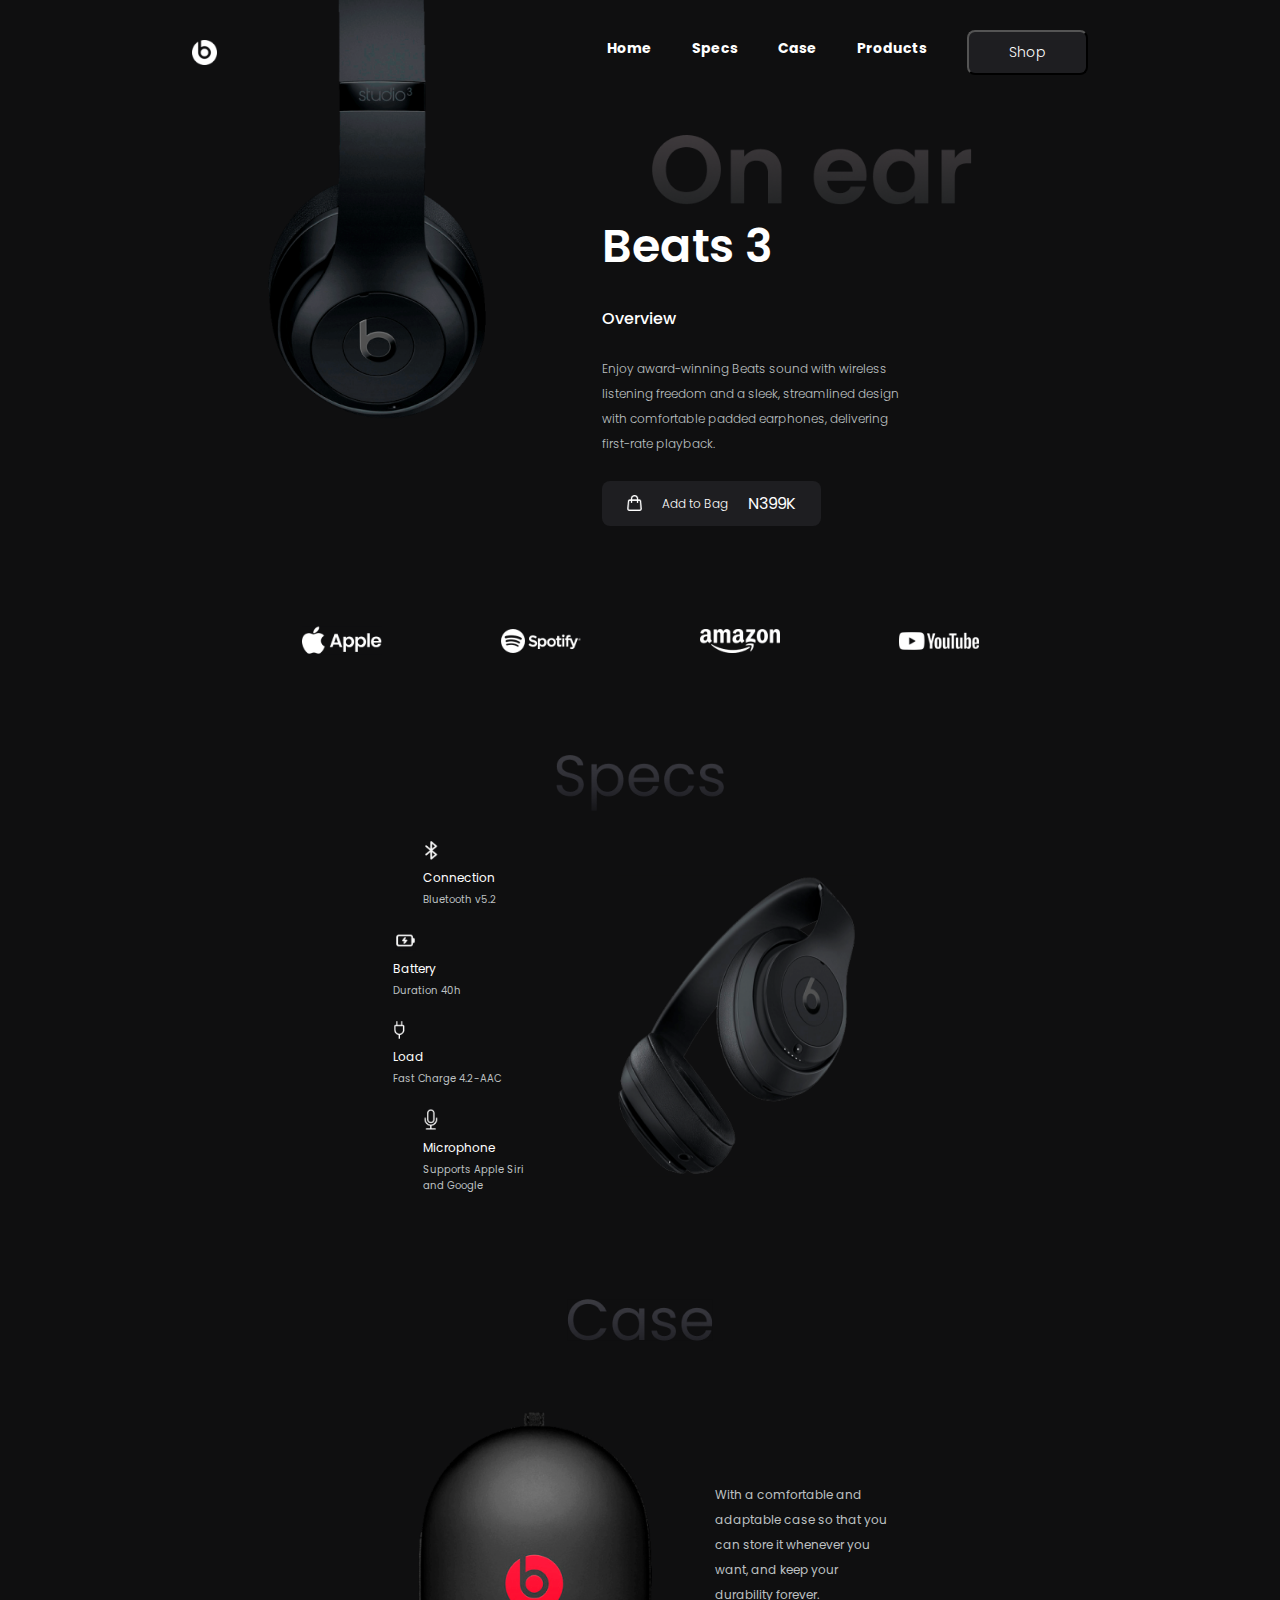
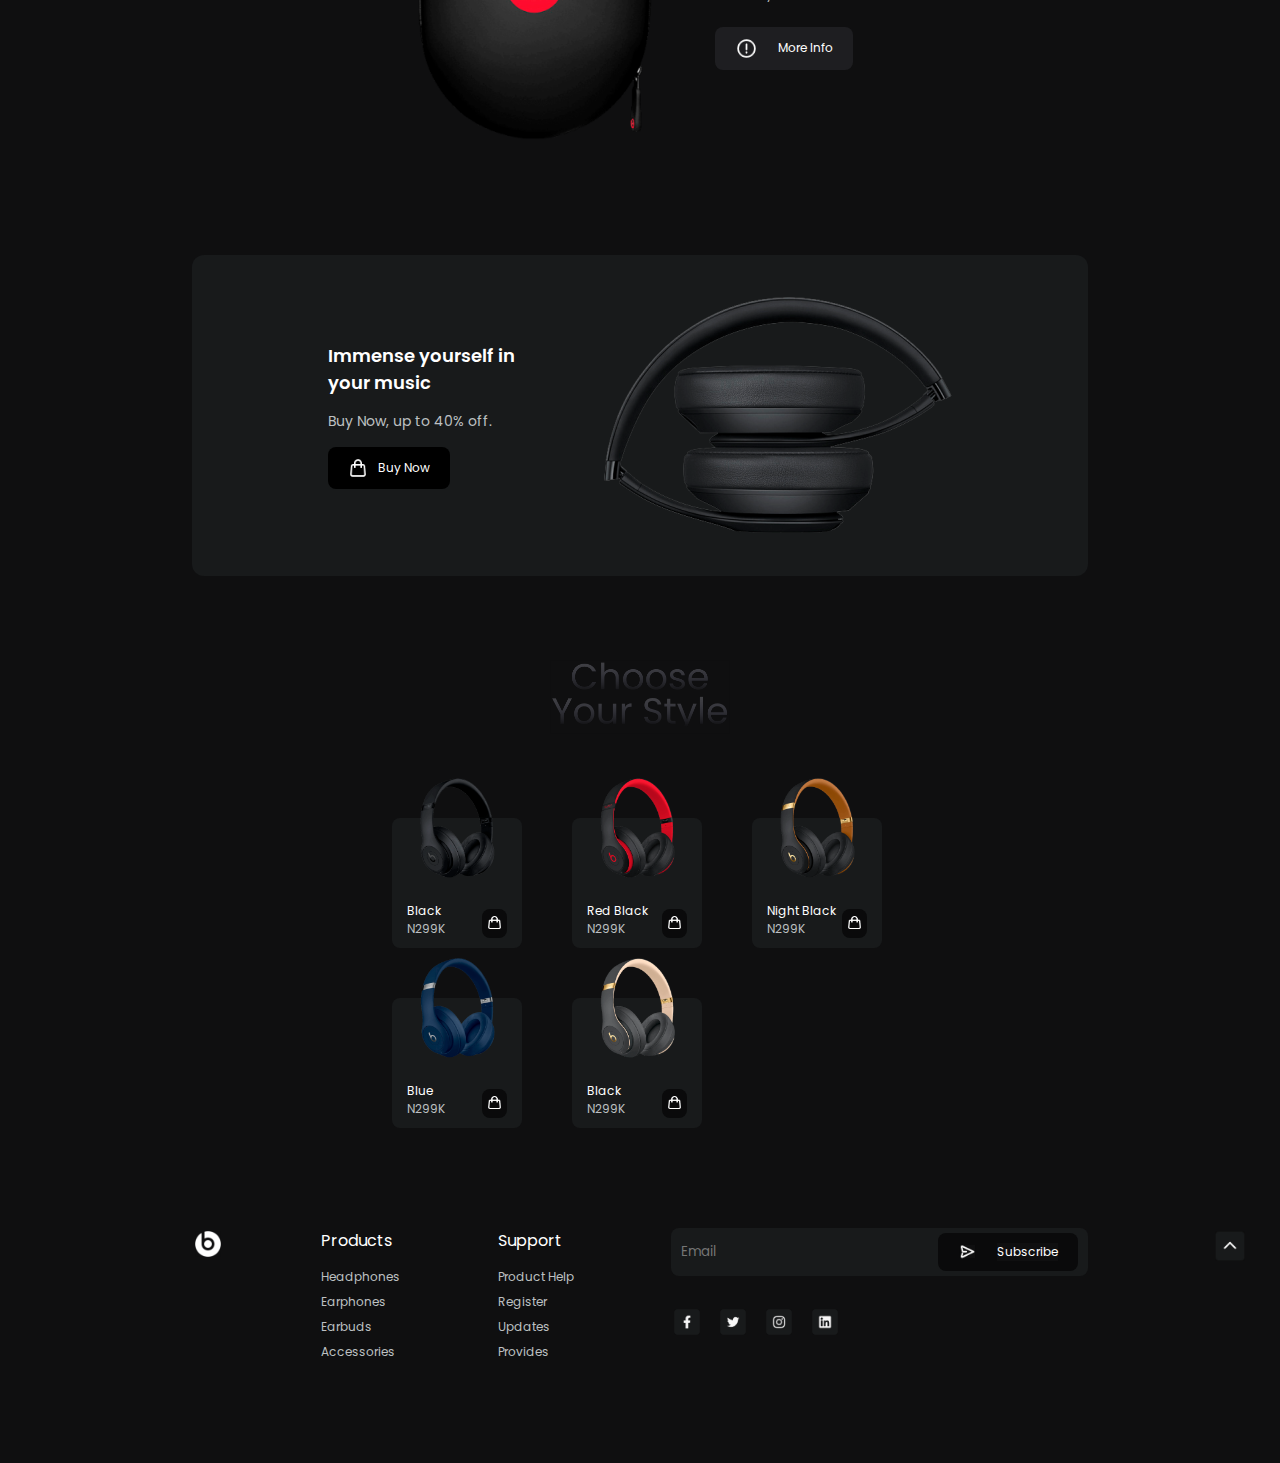
<file: 11-Feb-project-pw-main/Beats/index.html>
<!DOCTYPE html>
<html lang="en">
  <head>
    <meta charset="UTF-8" />
    <meta http-equiv="X-UA-Compatible" content="IE=edge" />
    <meta name="viewport" content="width=device-width, initial-scale=1.0" />
    <title>Beats Landing Page</title>

    <!-- adding the css file -->
    <link rel="stylesheet" href="./style.css" />

    <!-- adding the poppins font -->
    <link rel="preconnect" href="https://fonts.googleapis.com" />
    <link rel="preconnect" href="https://fonts.gstatic.com" crossorigin />
    <link
      href="https://fonts.googleapis.com/css2?family=Poppins:wght@200;300;400;500;600;700;800;900&display=swap"
      rel="stylesheet"
    />
  </head>

  <body>
    <!-- creating the navigation menu -->
    <nav>
      <img src="./Photo/beatsLogo.png" alt="logo" />

      <div class="nav-right-section">
        <ul>
          <li><a href="#">Home</a></li>
          <li><a href="#">Specs</a></li>
          <li><a href="#">Case</a></li>
          <li><a href="#">Products</a></li>
        </ul>
        <button>Shop</button>
      </div>
    </nav>

    <!-- creating the main landing page -->
    <main>
      <img class="mainImg" src="./Photo/mainImage.png" alt="main image" />
      <div class="main">
        <img class="onEarImg" src="./Photo/onEar.png" alt="on ear logo" />
        <h1>Beats 3</h1>
        <h4>Overview</h4>
        <p>
          Enjoy award-winning Beats sound with wireless listening freedom and a
          sleek, streamlined design with comfortable padded earphones,
          delivering first-rate playback.
        </p>
        <div class="shopping-bag-section">
          <img src="./icon/shoppingBag.png" alt="shopping bag" />
          <p>Add to Bag</p>
          <span>N399K</span>
        </div>
      </div>
    </main>

    <!-- section for adding social media icons -->
    <section class="social-media-section">
      <img src="./Photo/appleLogo.png" alt="apple logo" />
      <img src="./Photo/spotifyLogo.png" alt="spotify logo" />
      <img src="./Photo/amazonLogo.png" alt="amazon logo" />
      <img src="./Photo/youtubeLogo.png" alt="youtube logo" />
    </section>

    <!-- creating a new specification section -->
    <section class="specification">
      <!-- adding the specs logo -->
      <img
        class="specification-logo"
        src="./icon/specsLogo.png"
        alt="specs logo"
      />

      <div class="specification-list">
        <!-- creating a division for holding all the specifications -->
        <div class="specification-list-items">
          <!-- creating a division for each specifications -->
          <div>
            <img src="./icon/bluetooth.png" alt="bluetooth" />
            <p>Connection</p>
            <p>Bluetooth v5.2</p>
          </div>

          <div>
            <img src="./icon/battery.png" alt="battery" />
            <p>Battery</p>
            <p>Duration 40h</p>
          </div>

          <div>
            <img src="./icon/charger.png" alt="charger" />
            <p>Load</p>
            <p>Fast Charge 4.2-AAC</p>
          </div>

          <div>
            <img src="./icon/mic.png" alt="mic" />
            <p>Microphone</p>
            <p>Supports Apple Siri and Google</p>
          </div>
        </div>

        <!-- adding an image with respect to the specification -->
        <img
          src="./Photo/specsImage.png"
          alt="specification headphone image"
        />
      </div>
    </section>

    <!-- creating a case section -->
    <section class="case">
      <!-- adding the case logo here -->
      <img class="case-logo" src="./icon/caseLogo.png" alt="case logo" />

      <!-- creating a new division to wrap all case items -->
      <div class="case-item">
        <img
          class="case-item-img"
          src="./Photo/caseImage.png"
          alt="case image"
        />

        <div>
          <p>
            With a comfortable and adaptable case so that you can store it
            whenever you want, and keep your durability forever.
          </p>
          <p>
            <img src="./icon/group.png" alt="group" />
            More Info
          </p>
        </div>
      </div>
    </section>

    <!-- section to allow user to buy a product -->
    <section class="buy-product">
      <div>
        <h3>Immense yourself in your music</h3>
        <p>Buy Now, up to 40% off.</p>
        <div>
          <img src="./icon/shoppingBag.png" alt="shopping bag" />
          <p>Buy Now</p>
        </div>
      </div>

      <img src="./Photo/buyNowSectionImage.png" alt="buy now" />
    </section>

    <!-- creating a product section to display the items -->
    <section class="product">
      <!-- adding the choose style logo -->
      <img class="product-logo" src="./icon/productLogo.png" alt="logo" />

      <!-- creating a new division for adding all the products to showcase to user -->
      <div class="product-items">
        <!-- creating card for product -->
        <div class="product-card">
          <img class="product-img" src="./Photo/black.png" alt="black" />
          <div class="product-info">
            <p>
              Black <br />
              <span>N299K</span>
            </p>

            <div>
              <img src="./icon/shoppingBag.png" alt="shopping bag" />
            </div>
          </div>
        </div>

        <!-- creating card for product -->
        <div class="product-card">
          <img
            class="product-img"
            src="./Photo/redBlack.png"
            alt="red black"
          />
          <div class="product-info">
            <p>
              Red Black <br />
              <span>N299K</span>
            </p>

            <div>
              <img src="./icon/shoppingBag.png" alt="shopping bag" />
            </div>
          </div>
        </div>

        <!-- creating card for product -->
        <div class="product-card">
          <img
            class="product-img"
            src="./Photo/nightBlack.png"
            alt="Night Black"
          />
          <div class="product-info">
            <p>
              Night Black <br />
              <span>N299K</span>
            </p>

            <div>
              <img src="./icon/shoppingBag.png" alt="shopping bag" />
            </div>
          </div>
        </div>

        <!-- creating card for product -->
        <div class="product-card">
          <img class="product-img" src="./Photo/blue.png" alt="blue" />
          <div class="product-info">
            <p>
              Blue <br />
              <span>N299K</span>
            </p>

            <div>
              <img src="./icon/shoppingBag.png" alt="shopping bag" />
            </div>
          </div>
        </div>

        <!-- creating card for product -->
        <div class="product-card">
          <img
            class="product-img"
            src="./Photo/twilightGray.png"
            alt="twilight"
          />
          <div class="product-info">
            <p>
              Black <br />
              <span>N299K</span>
            </p>

            <div>
              <img src="./icon/shoppingBag.png" alt="shopping bag" />
            </div>
          </div>
        </div>
      </div>
    </section>

    <!-- designing the footer area of the website -->
    <footer>
      <img class="footer-logo" src="./Photo/beatsLogo.png" alt="logo" />

      <!-- creating the product navigation menu -->
      <ul>
        <li><a href="#">Products</a></li>
        <li><a href="#">Headphones</a></li>
        <li><a href="#">Earphones</a></li>
        <li><a href="#">Earbuds</a></li>
        <li><a href="#">Accessories</a></li>
      </ul>

      <!-- creating the support navigation menu -->
      <ul>
        <li><a href="#">Support</a></li>
        <li><a href="#">Product Help</a></li>
        <li><a href="#">Register</a></li>
        <li><a href="#">Updates</a></li>
        <li><a href="#">Provides</a></li>
      </ul>

      <!-- adding subscribe and social media icon buttons -->
      <div class="footer-subscription">
        <!-- adding the division for subscribe -->
        <div>
          <input type="email" placeholder="Email" />
          <div class="subscribe-button">
            <img src="./icon/rightArrow.png" alt="rightArrow" />
            <p>Subscribe</p>
          </div>
        </div>

        <!-- social media icons -->
        <div>
          <img src="./icon/facebook.png" alt="facebook" />
          <img src="./icon/twitter.png" alt="twitter" />
          <img src="./icon/instagram.png" alt="instagram" />
          <img src="./icon/linkedin.png" alt="linkedin" />
        </div>
      </div>

      <!-- adding top arrow for icon for moving the page to top -->
      <img class="arrow-up" src="icon/upArrow.png" alt="upArrow" />
    </footer>
  </body>
</html>
</file>
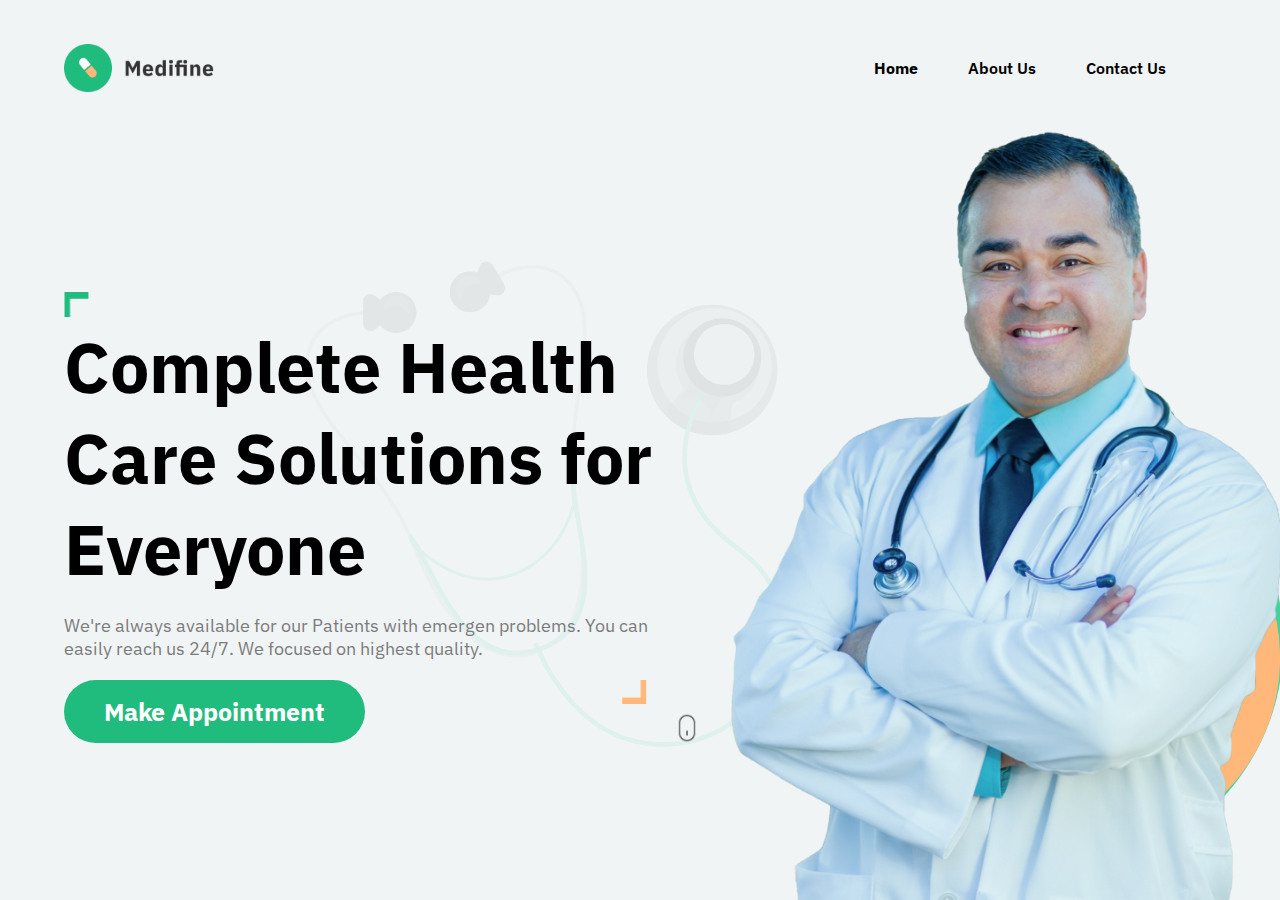
<file: 11-Feb-project-pw-main/multi page site/index.html>
<!DOCTYPE html>
<html lang="en">
  <head>
    <meta charset="UTF-8" />
    <meta http-equiv="X-UA-Compatible" content="IE=edge" />
    <meta name="viewport" content="width=device-width, initial-scale=1.0" />
    <title>Hospital Page</title>

    <link rel="preconnect" href="https://fonts.googleapis.com" />
    <link rel="preconnect" href="https://fonts.gstatic.com" crossorigin />
    <link
      href="https://fonts.googleapis.com/css2?family=IBM+Plex+Sans:wght@200;300;400;500;600;700&family=Poppins:wght@200;300;400;500;600;700;800;900&display=swap"
      rel="stylesheet"
    />

    <link rel="stylesheet" href="./style.css" />
  </head>

  <body>
    <!-- creating the navigation menu -->
    <nav>
      <img src="./images/logo.png" alt="logo" />
      <a href="/"></a>
      <ul>
        <li><a href="/">Home</a></li>
        <li><a href="./about/about.html">About Us</a></li>
        <li><a href="./contact/contact.html">Contact Us</a></li>
      </ul>
    </nav>

    <main>
      <!-- creating the left section -->
      <section class="leftSection">
        <img class="topAngle" src="./images/topAngle.png" alt="topAngle" />
        <h1>Complete Health Care Solutions for Everyone</h1>
        <p>
          We're always available for our Patients with emergen problems. You can
          easily reach us 24/7. We focused on highest quality.
        </p>
        <img
          class="bottomAngle"
          src="./images/bottomAngle.png"
          alt="bottomAngle"
        />
        <img
          class="stethoscope"
          src="./images/stethoscope.png"
          alt="stethoscope"
        />
        <button>Make Appointment</button>
        <img class="mouse" src="./images/mouse.png" alt="mouse" />
      </section>

      <!-- creating the right section -->
      <section class="rightSection">
        <img class="greenBox" src="./images/greenBox.png" alt="greenBox" />
        <img class="yellowBox" src="./images/yellowBox.png" alt="yellowBox" />
        <img class="doctor" src="./images/doctor.png" alt="doctor" />
      </section>
    </main>
  </body>
</html>
</file>
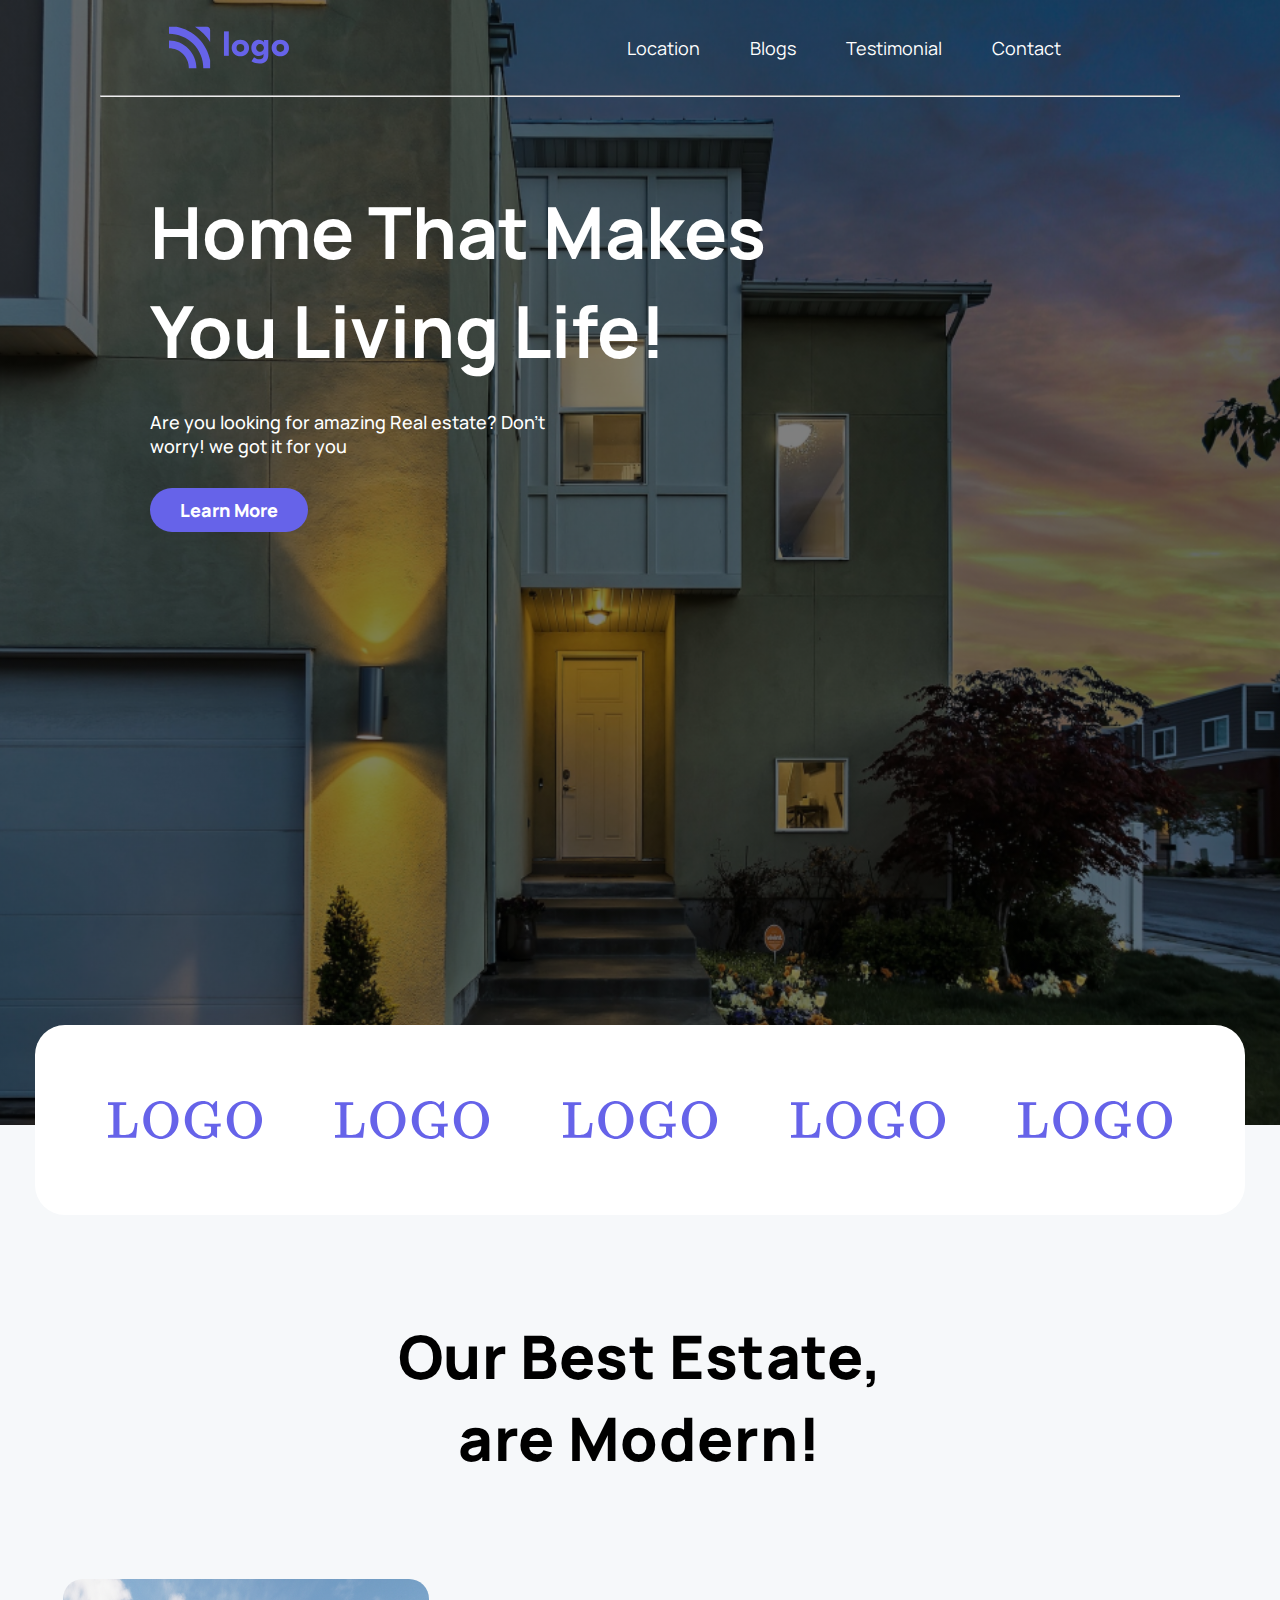
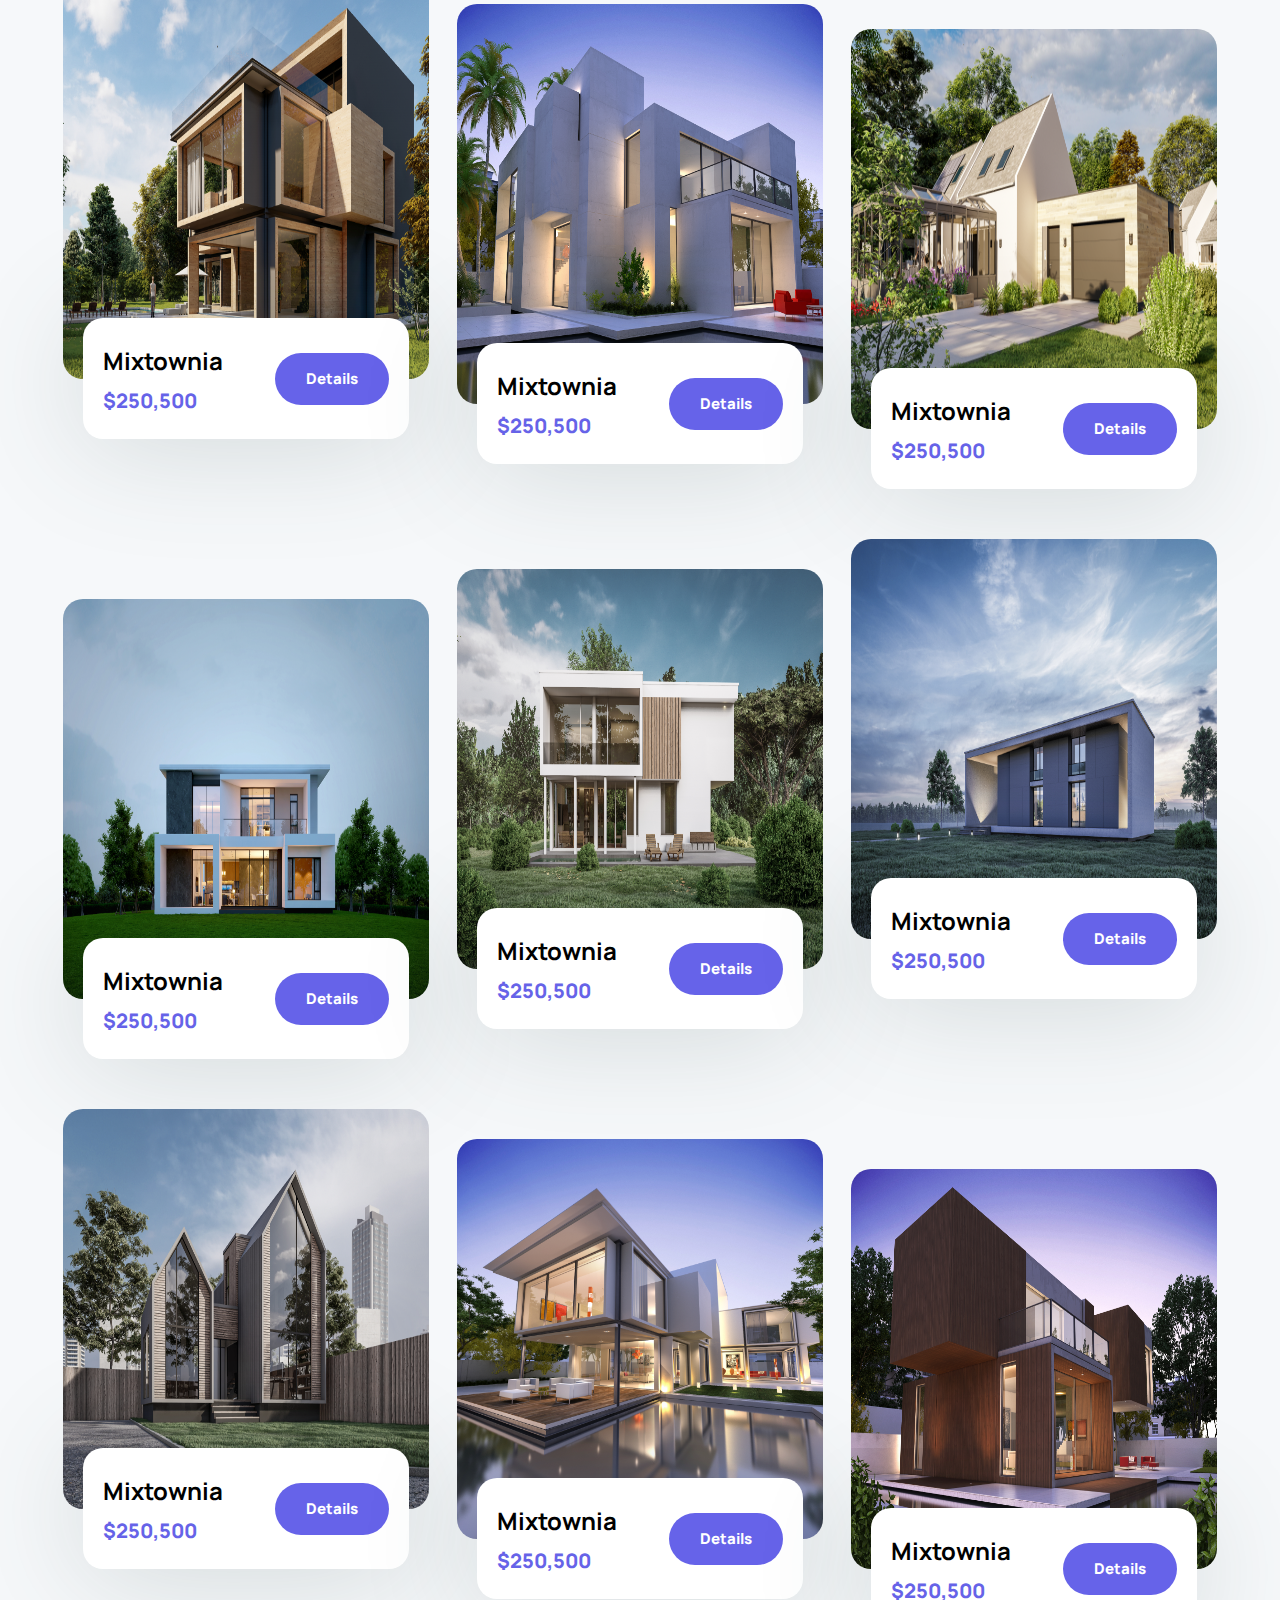
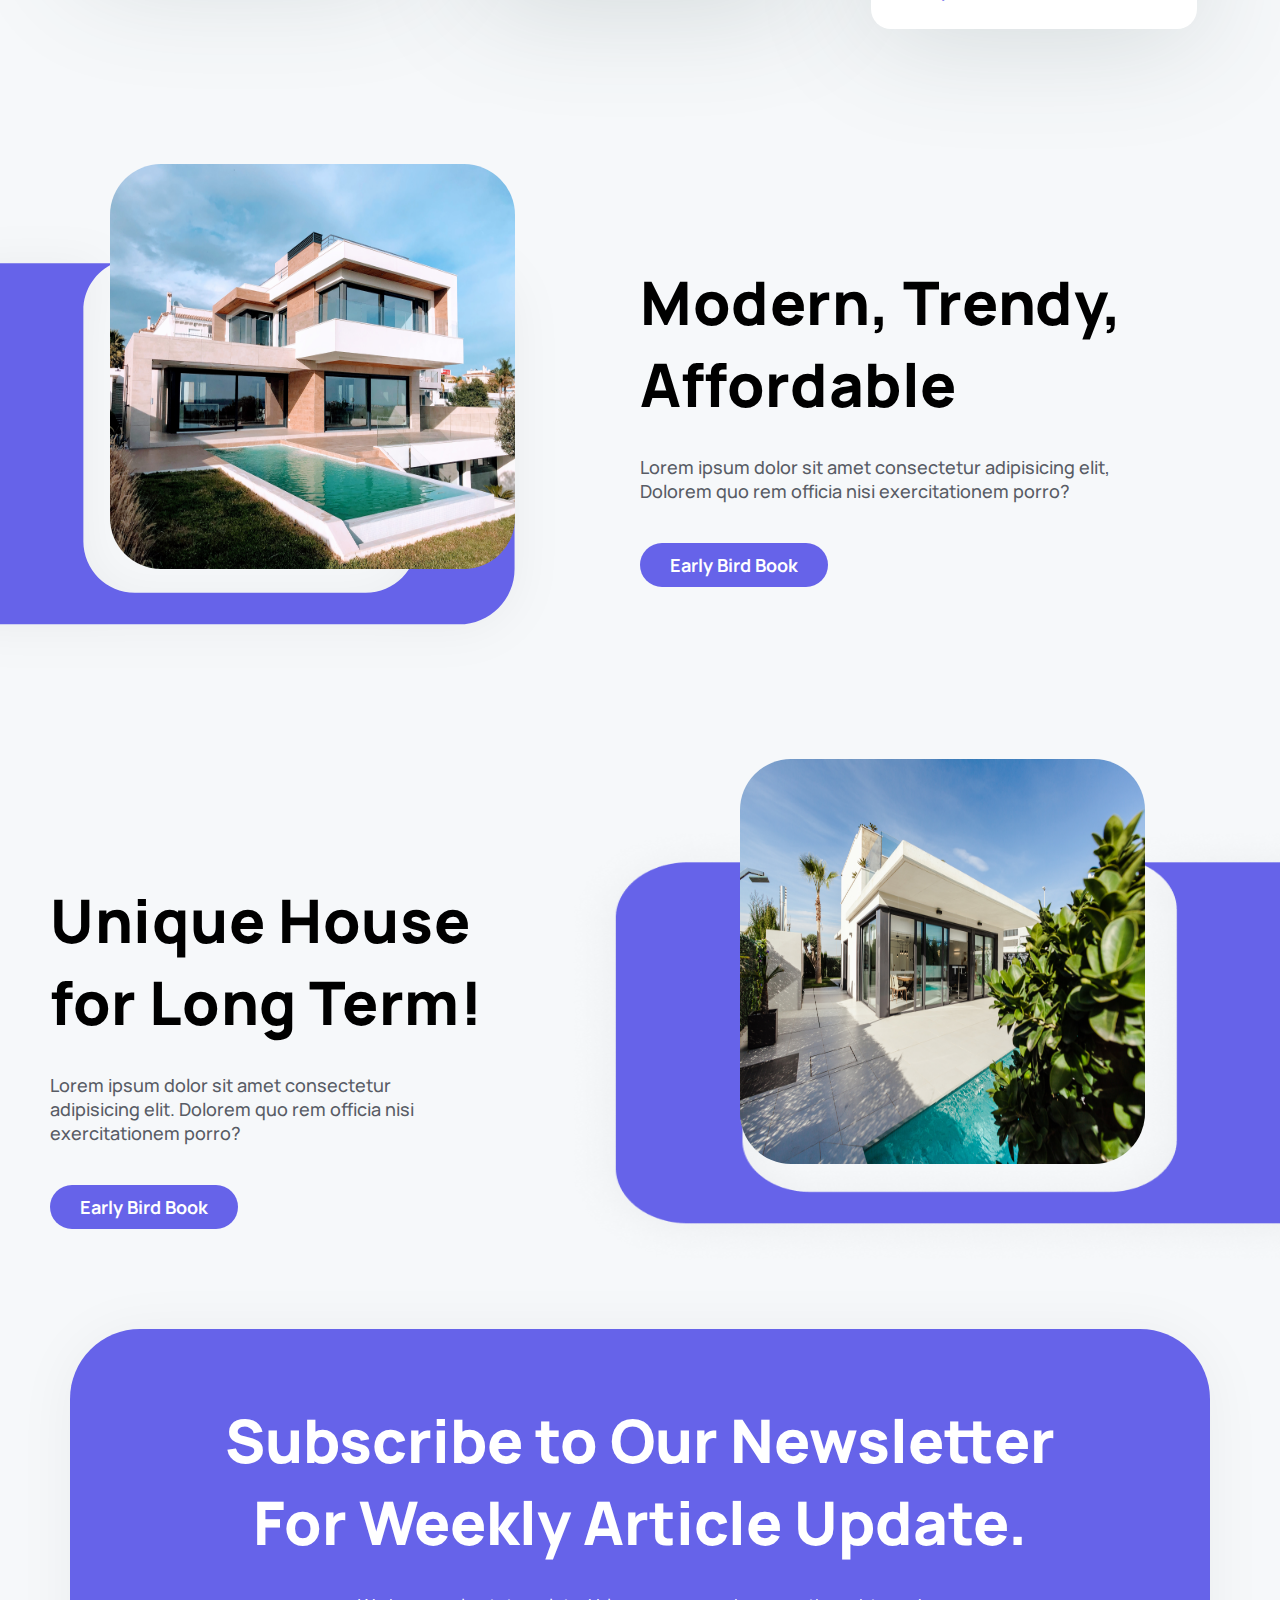
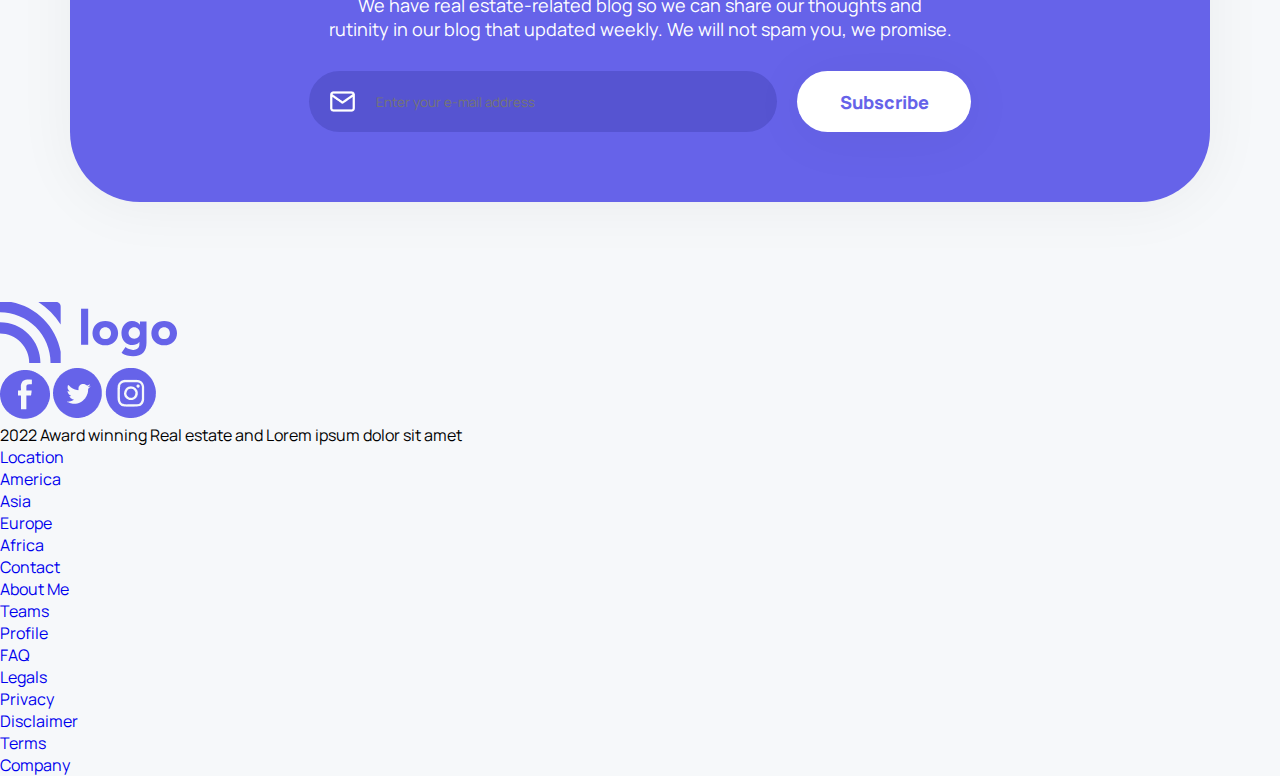
<file: 11-Feb-project-pw-main/Real Estate/index.html>
<!DOCTYPE html>
<html lang="en">
  <head>
    <meta charset="UTF-8" />
    <meta http-equiv="X-UA-Compatible" content="IE=edge" />
    <meta name="viewport" content="width=device-width, initial-scale=1.0" />
    <title>Document</title>

    <link rel="preconnect" href="https://fonts.googleapis.com" />
    <link rel="preconnect" href="https://fonts.gstatic.com" crossorigin />
    <link
      href="https://fonts.googleapis.com/css2?family=Manrope:wght@200;300;400;500;600;700;800&display=swap"
      rel="stylesheet"
    />
    <link rel="stylesheet" href="style.css" />
  </head>
  <body>
    <header>
      <nav>
        <img src="./Icons/Logo.svg" alt="Logo" />
        <ul>
          <li><a href="#">Location</a></li>
          <li><a href="#">Blogs</a></li>
          <li><a href="#">Testimonial</a></li>
          <li><a href="#">Contact</a></li>
        </ul>
      </nav>

      <hr />

      <div>
        <h1>Home That Makes <br />You Living Life!</h1>
        <p>
          Are you looking for amazing Real estate? Don't worry! we got it for
          you
        </p>
        <button>Learn More</button>
      </div>
    </header>

    <!-- multiple logos  -->
    <section class="my-logos">
      <img src="./Icons/logoName.svg" alt="name logo" />
      <img src="./Icons/logoName.svg" alt="name logo" />
      <img src="./Icons/logoName.svg" alt="name logo" />
      <img src="./Icons/logoName.svg" alt="name logo" />
      <img src="./Icons/logoName.svg" alt="name logo" />
    </section>

    <!-- all projects section -->
    <section class="cards-wrapper-section">
      <h1>Our Best Estate, <br />are Modern!</h1>

      <div class="cards-wrapper">
        <!-- creating a 1st cards -->
        <div class="card">
          <img src="./Photos/cardImage1.png" alt="cardImage1" />
          <!-- property details -->
          <div class="card-box">
            <!-- price and property name -->
            <div>
              <h3>Mixtownia</h3>
              <p>$250,500</p>
            </div>
            <!-- create a button for more details -->
            <button>Details</button>
          </div>
        </div>

        <!-- creating a 2nd cards -->
        <div class="card">
          <img src="./Photos/cardImage2.png" alt="cardImage2" />
          <!-- property details -->
          <div class="card-box">
            <!-- price and property name -->
            <div>
              <h3>Mixtownia</h3>
              <p>$250,500</p>
            </div>
            <!-- create a button for more details -->
            <button>Details</button>
          </div>
        </div>

        <!-- creating a 3rd cards -->
        <div class="card">
          <img src="./Photos/cardImage3.png" alt="cardImage3" />
          <!-- property details -->
          <div class="card-box">
            <!-- price and property name -->
            <div>
              <h3>Mixtownia</h3>
              <p>$250,500</p>
            </div>
            <!-- create a button for more details -->
            <button>Details</button>
          </div>
        </div>

        <!-- creating a 4th cards -->
        <div class="card">
          <img src="./Photos/cardImage4.png" alt="cardImage4" />
          <!-- property details -->
          <div class="card-box">
            <!-- price and property name -->
            <div>
              <h3>Mixtownia</h3>
              <p>$250,500</p>
            </div>
            <!-- create a button for more details -->
            <button>Details</button>
          </div>
        </div>

        <!-- creating a 5th cards -->
        <div class="card">
          <img src="./Photos/cardImage5.png" alt="cardImage5" />
          <!-- property details -->
          <div class="card-box">
            <!-- price and property name -->
            <div>
              <h3>Mixtownia</h3>
              <p>$250,500</p>
            </div>
            <!-- create a button for more details -->
            <button>Details</button>
          </div>
        </div>

        <!-- creating a 6th cards -->
        <div class="card">
          <img src="./Photos/cardImage6.png" alt="cardImage6" />
          <!-- property details -->
          <div class="card-box">
            <!-- price and property name -->
            <div>
              <h3>Mixtownia</h3>
              <p>$250,500</p>
            </div>
            <!-- create a button for more details -->
            <button>Details</button>
          </div>
        </div>

        <!-- creating a 7th cards -->
        <div class="card">
          <img src="./Photos/cardImage7.png" alt="cardImage7" />
          <!-- property details -->
          <div class="card-box">
            <!-- price and property name -->
            <div>
              <h3>Mixtownia</h3>
              <p>$250,500</p>
            </div>
            <!-- create a button for more details -->
            <button>Details</button>
          </div>
        </div>

        <!-- creating a 8th cards -->
        <div class="card">
          <img src="./Photos/cardImage8.png" alt="cardImage8" />
          <!-- property details -->
          <div class="card-box">
            <!-- price and property name -->
            <div>
              <h3>Mixtownia</h3>
              <p>$250,500</p>
            </div>
            <!-- create a button for more details -->
            <button>Details</button>
          </div>
        </div>

        <!-- creating a 9th cards -->
        <div class="card">
          <img src="./Photos/cardImage9.png" alt="cardImage9" />
          <!-- property details -->
          <div class="card-box">
            <!-- price and property name -->
            <div>
              <h3>Mixtownia</h3>
              <p>$250,500</p>
            </div>
            <!-- create a button for more details -->
            <button>Details</button>
          </div>
        </div>
      </div>
    </section>

    <!-- displaying first feature -->
    <section class="features-section first-feature-section">
      <div>
        <img src="./Icons/featureImageBg1.svg" alt="image background" />
        <img src="./Photos/featuresImage1.png" alt="feature image 1" />
      </div>

      <div>
        <h1>Modern, Trendy, Affordable</h1>
        <p>
          Lorem ipsum dolor sit amet consectetur adipisicing elit, Dolorem quo
          rem officia nisi exercitationem porro?
        </p>
        <button>Early Bird Book</button>
      </div>
    </section>

    <!-- section for displaying second feature -->
    <section class="features-section second-feature-section">
      <!-- for displaying the written content -->
      <div>
        <h1>Unique House for Long Term!</h1>
        <p>
          Lorem ipsum dolor sit amet consectetur adipisicing elit. Dolorem quo
          rem officia nisi exercitationem porro?
        </p>
        <button>Early Bird Book</button>
      </div>

      <div>
        <img src="./Icons/featureImageBg2.png" alt="image background" />
        <img src="Photos/featuresImage2.png" alt="feature image 2" />
      </div>
    </section>

    <!-- create News letter section -->
    <section class="newsletter">
      <h1>
        Subscribe to Our Newsletter <br />
        For Weekly Article Update.
      </h1>
      <p>
        We have real estate-related blog so we can share our thoughts and
        rutinity in our blog that updated weekly. We will not spam you, we
        promise.
      </p>

      <form>
        <div>
          <img src="./Icons/mail.png" alt="mail" />
          <input type="text" placeholder="Enter your e-mail address" />
        </div>
        <button>Subscribe</button>
      </form>
    </section>

    <!-- creating footer section -->
    <footer>
      <div>
        <img src="./Icons/Logo.svg" alt="logo" />
        <!-- socal media icon adding -->
        <div>
          <img src="./Icons/facebook.png" alt="facebook" />
          <img src="./Icons/twitter.png" alt="twitter" />
          <img src="./Icons/instagram.png" alt="instagram" />
        </div>
        <p>2022 Award winning Real estate and Lorem ipsum dolor sit amet</p>
      </div>

      <!-- for all different pages links -->
      <div class="footer-links">
        <div class="footer-links-content">
          <ul>
            <li><a href="#">Location</a></li>
            <li><a href="#">America</a></li>
            <li><a href="#">Asia</a></li>
            <li><a href="#">Europe</a></li>
            <li><a href="#">Africa</a></li>
          </ul>
        </div>

        <div class="footer-links-content">
          <ul>
            <li><a href="#">Contact</a></li>
            <li><a href="#">About Me</a></li>
            <li><a href="#">Teams</a></li>
            <li><a href="#">Profile</a></li>
            <li><a href="#">FAQ</a></li>
          </ul>
        </div>

        <div class="footer-links-content">
          <ul>
            <li><a href="#">Legals</a></li>
            <li><a href="#">Privacy</a></li>
            <li><a href="#">Disclaimer</a></li>
            <li><a href="#">Terms</a></li>
            <li><a href="#">Company</a></li>
          </ul>
        </div>
      </div>
    </footer>
  </body>
</html>
</file>
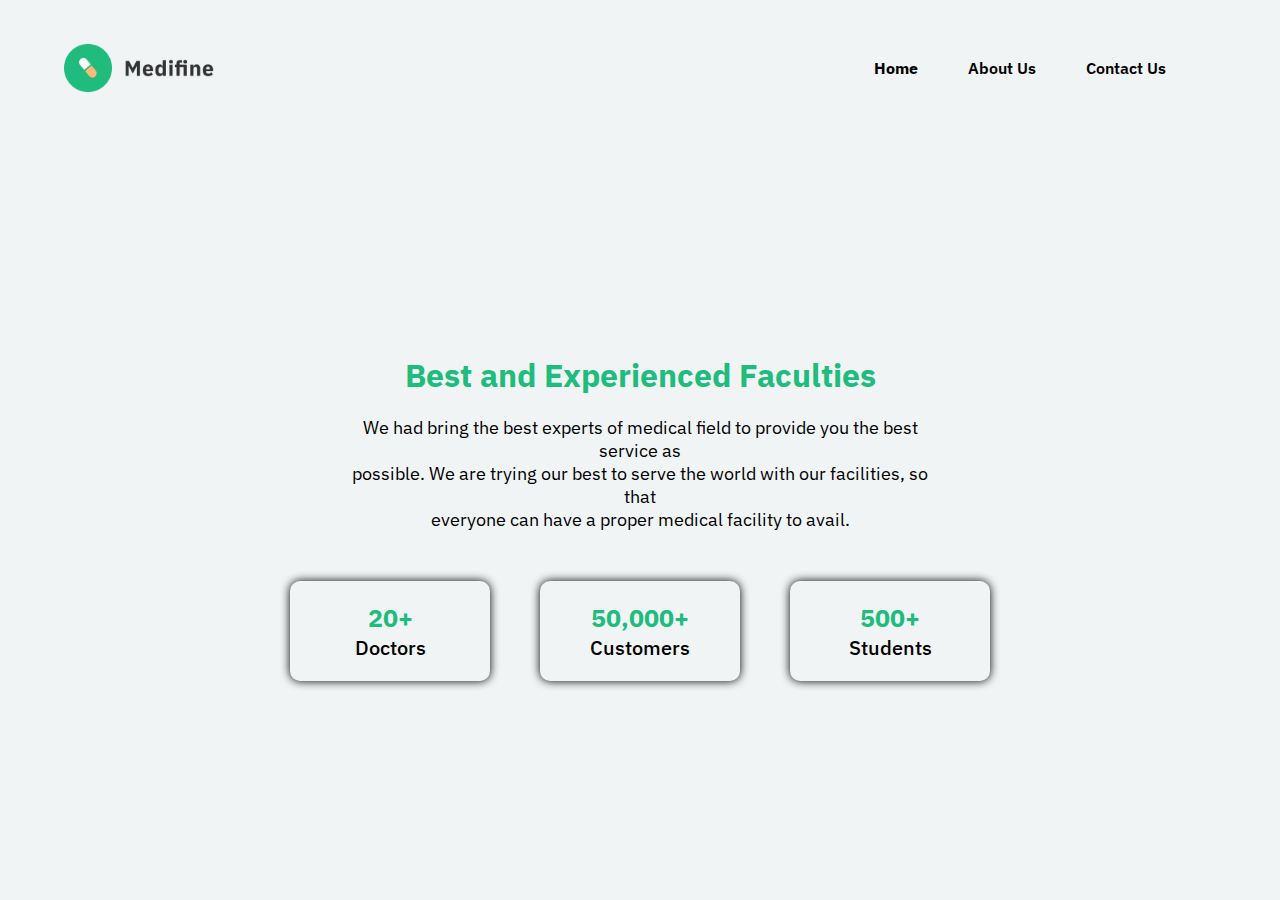
<file: 11-Feb-project-pw-main/multi page site/about/about.html>
<!DOCTYPE html>
<html lang="en">
  <head>
    <meta charset="UTF-8" />
    <meta http-equiv="X-UA-Compatible" content="IE=edge" />
    <meta name="viewport" content="width=device-width, initial-scale=1.0" />
    <title>Hospital Page</title>

    <link rel="preconnect" href="https://fonts.googleapis.com" />
    <link rel="preconnect" href="https://fonts.gstatic.com" crossorigin />
    <link
      href="https://fonts.googleapis.com/css2?family=IBM+Plex+Sans:wght@200;300;400;500;600;700&family=Poppins:wght@200;300;400;500;600;700;800;900&display=swap"
      rel="stylesheet"
    />

    <link rel="stylesheet" href="./about.css" />
  </head>

  <body>
   
    <nav>
      <img src="../images/logo.png" alt="logo" />
      <a href="/"></a>
      <ul>
        <li><a href="/">Home</a></li>
        <li><a href="/about/about.html">About Us</a></li>
        <li><a href="/contact/contact.html">Contact Us</a></li>
      </ul>
    </nav>


    <main>
      
      <div class="hospitalDescription">
        <h1>Best and Experienced Faculties</h1>
        <p>
          We had bring the best experts of medical field to provide you the best
          service as <br> possible. We are trying our best to serve the world with
          our facilities, so that <br> everyone can have a proper medical facility to
          avail.
        </p>
      </div>


      <div class="achievement">
        <div class="achievementCard">
          <span>20+</span>
          <p>Doctors</p>
        </div>

        <div class="achievementCard">
          <span>50,000+</span>
          <p>Customers</p>
        </div>

        <div class="achievementCard">
          <span>500+</span>
          <p>Students</p>
        </div>
      </div>
    </main>
  </body>
</html>
</file>
<file: 11-Feb-project-pw-main/Beats/style.css>
* {
  margin: 0;
  padding: 0;
  outline: 0;
  box-sizing: border-box;
  background: #0f0f10;
  font-family: "Poppins", sans-serif;
  color: #ffffff;
}

/* removing the default css of a tags */
a {
  text-decoration: none;
}

/* removing the default css of li tags */
li {
  list-style: none;
}

body {
  margin: 0 15vw;
}

/* designing the navigation menu */
nav {
  display: flex;
  width: 100%;
  align-items: center;
  justify-content: space-between;
  padding: 30px 0;
}

nav img {
  width: 25px;
  height: 25px;
}

nav ul {
  display: flex;
}

nav ul li {
  margin-right: 40px;
}

nav ul li a {
  font-weight: 700;
  font-size: 14px;
  color: white;
}

nav ul li:first-child a{
  font-weight: 700;
  font-size: 14px;
}

.nav-right-section {
  display: flex;
  align-items: center;
}

.nav-right-section button {
  background: #1e1e21;
  border-radius: 8px;
  font-weight: 300;
  font-size: 14px;
  padding: 10px 40px;
}

/* designing the main section */
main {
  display: flex;
  align-items: flex-start;
  margin-top: 30px;
  position: relative;
}

.mainImg {
  width: 230px;
  position: relative;
  top: -250px;
  left: 70px;
}

.main {
  margin-left: 180px;
}

.onEarImg {
  width: 320px;
  margin-left: 50px;
}

.main h1 {
  font-weight: 600;
  font-size: 46px;
  margin-bottom: 25px;
}

.main h4 {
  font-weight: 500;
  font-size: 16px;
  margin-bottom: 25px;
}

.main p {
  width: 65%;
  font-size: 12px;
  font-weight: 300;
  color: #bdc0c2;
  line-height: 25px;
  margin-bottom: 25px;
}

.shopping-bag-section {
  display: flex;
  align-items: center;
  gap: 20px;
  background: #1e1e21;
  border-radius: 8px;
  width: fit-content;
  padding: 10px 25px;
}

.shopping-bag-section img {
  width: 15px;
  background-color: transparent;
}

.shopping-bag-section p {
  margin-bottom: 0;
  color: white;
  background-color: transparent;
}

.shopping-bag-section span {
  background-color: transparent;
}

/* designing the social media section */
.social-media-section {
  display: flex;
  align-items: center;
  justify-content: space-around;
  padding: 0 50px;
  position: relative;
  top: -50px;
  margin-bottom: 40px;
}

.social-media-section img {
  scale: 0.8;
}

/* designing the specification section */
.specification {
  display: flex;
  flex-direction: column;
  align-items: center;
}

.specification-logo,
.case-logo {
  scale: 0.8;
  margin-bottom: 20px;
}

.specification-list {
  display: flex;
}

.specification-list img {
  scale: 0.8;
}

.specification-list-items div {
  margin-bottom: 20px;
}

.specification-list-items div img {
  scale: 0.8;
}

.specification-list-items div p {
  font-size: 12px;
}

.specification-list-items div p:last-child {
  color: #bdc0c2;
  font-size: 10px;
  margin-top: 5px;
  width: 70%;
}

.specification-list-items div:first-child,
.specification-list-items div:last-child {
  margin-left: 30px;
}

/* designing the case section */
.case {
  margin-top: 80px;
  display: flex;
  flex-direction: column;
  align-items: center;
}

.case-item {
  display: flex;
  gap: 30px;
  align-items: center;
  justify-content: center;
}

.case-item-img {
  scale: 0.8;
  /* width: 50%; */
}

.case-item div {
  width: 20%;
}

.case-item div p:first-child {
  color: #bdc0c2;
  font-size: 12px;
  font-weight: 400;
  line-height: 25px;
  margin-bottom: 20px;
}

.case-item div p:last-child img {
  scale: 0.8;
  background-color: transparent;
}

.case-item div p:last-child {
  width: fit-content;
  background: #1e1e21;
  border-radius: 8px;
  display: flex;
  align-items: center;
  gap: 20px;
  font-size: 12px;
  padding: 10px 20px;
}

/* buy product section */
.buy-product {
  background: #181a1b;
  border-radius: 12px;
  display: flex;
  align-items: center;
  justify-content: center;
  gap: 50px;
  margin-top: 70px;
  padding: 40px 0;
}

.buy-product div,
.buy-product p,
.buy-product h3,
.buy-product img {
  background-color: transparent;
}

.buy-product div {
  width: 25%;
}

.buy-product div h3 {
  font-weight: 600;
  font-size: 18px;
  margin-bottom: 15px;
}

.buy-product div p {
  color: #bdc0c2;
  font-size: 14px;
  margin-bottom: 15px;
}

.buy-product div div {
  display: flex;
  align-items: center;
  width: fit-content;
  background: #000000;
  border-radius: 8px;
  padding: 10px 20px;
}

.buy-product div div img {
  scale: 0.8;
  margin-right: 10px;
}

.buy-product div div p {
  margin-bottom: 0;
  font-size: 12px;
  color: white;
}

/* designing the product section for displaying the items */
.product {
  display: flex;
  flex-direction: column;
  margin: 0 150px;
}

.product-logo {
  display: flex;
  flex-direction: column;
}

.product-logo {
  scale: 0.3;
}

.product-items {
  display: flex;
  align-items: center;
  flex-wrap: wrap;
  gap: 50px;
  padding-left: 50px;
}

.product-card {
  position: relative;
  width: 130px;
  height: 130px;
  background: #181a1b;
  border-radius: 8px;
}

.product-img {
  width: 75px;
  height: 100px;
  position: absolute;
  z-index: 100;
  top: -40px;
  left: 28px;
}

.product-img,
.product-card p,
.product-card span,
.product-card img,
.product-card div {
  background-color: transparent;
}

.product-info {
  position: absolute;
  bottom: 0;
  width: 100%;
  display: flex;
  align-items: flex-end;
  justify-content: space-between;
  padding: 10px 15px;
}

.product-info p {
  font-size: 12px;
}

.product-info p span {
  color: #bdc0c2;
}

.product-info div {
  background: #0a0a0b;
  border-radius: 8px;
  padding: 2px 6px;
}

.product-info div img {
  width: 13px;
  height: 13px;
}

/* designing the footer section */
footer{
  margin: 100px 0;
  display: flex;
  align-items: flex-start;
  justify-content: space-between;
  position: relative;
}

.footer-logo{
  scale: 0.8;
}

ul li a{
  font-size: 12px;
  color: #BDC0C2;
}

ul li:first-child a{
  font-size: 16px;
  font-weight: 400;
  color: white;
}

ul li:first-child{
  margin-bottom: 10px;
}

.footer-subscription{
  display: flex;
  flex-direction: column;
  gap: 30px;
}

.footer-subscription div:first-child{
  background: #181A1B;
border-radius: 8px;
padding: 5px 10px;
display: flex;
}

.footer-subscription div:first-child input{
  border: none;
  background-color: transparent;
}

.subscribe-button{
  background: #0A0A0B;
  border-radius: 8px;
  padding: 10px 20px;
  border: none;
  display: flex;
  align-items: center;
  gap: 10px;
}

.subscribe-button img{
  scale: 0.8;
}

.subscribe-button p{
  font-size: 12px;
}

.footer-subscription div:last-child img{
  margin-right: 10px;
  scale: 0.8;
}

.arrow-up{
  position: absolute;
  right: -160px;
  scale: 0.8;
}
</file>
<file: 11-Feb-project-pw-main/Real Estate/style.css>
* {
    margin: 0;
    padding: 0;
    box-sizing: border-box;
    font-family: "Manrope";
  }
li{
    list-style: none;
}  

a{
    text-decoration: none;
}

button{
    background: #6663e9;
    border: none;
    border-radius: 30px;
    padding: 10px 30px;
    color: #ffffff;
    font-weight: 800;
    font-size: 18px;
}

body {
    background-color: #f6f8fa;
  }

  header{
    background-image: linear-gradient(rgba(0, 0, 0, 0.5), rgba(0, 0, 0, 0.5)),
    url("./Photos/mainBackground.png");
    background-position: center;
    background-repeat: no-repeat;
    background-size: cover;
    height: 125vh;
    position: relative;
  }

  nav{
    display: flex;
    align-items: center;
    justify-content: space-around;
    padding: 25px 0;
  }
nav img{
height: 45px;
width: 120px;
}

nav ul{
    display: flex;
    align-items: center;
}

nav ul li a{
    color: #ffffff;
    margin-right: 50px;
    font-size: 18px;
}

hr{
    margin: 0 100px;
}

header div{
    color: #ffffff;
    margin-left: 150px;
    margin-top: 85px;
}

header div h1{
    font-size: 72px;
    margin-bottom: 30px;
}
header div p{
    font-size: 18px;
    margin-bottom: 30px;
    font-weight: 500;
    width: 410px;
}
.my-logos{
    background-color: #fff;
    margin: 0 35px;
    height: 190px;
    display: flex;
    align-items: center;
    justify-content: space-evenly;
    border-radius: 30px;
    position:relative;
    bottom: 100px;
}
.my-logos img{
    width: 156px;
    height: 38px;
}

.cards-wrapper-section h1 {
    font-weight: 800;
    font-size: 60px;
    text-align: center;
    letter-spacing: 0.01em;
}

.cards-wrapper{
    display: flex;
    flex-wrap: wrap;
    align-items: center;
    justify-content: center;
    gap: 10px;
    margin-top: 50px;
    position: relative;
}

.card{
    flex-basis: 30%;
    display: flex;
    flex-direction: column;
    align-items: center;
    justify-content: center;
    position: relative;
}


.cards-wrapper div:nth-child(2) {
    margin-top: 50px;
  }
  
  .cards-wrapper div:nth-child(3) {
    margin-top: 100px;
  }

  .cards-wrapper div:nth-child(4) {
    margin-top: 160px;
  }
  .cards-wrapper div:nth-child(5) {
    margin-top: 100px;
  }
  .cards-wrapper div:nth-child(6) {
    margin-top: 40px;
  }
  .cards-wrapper div:nth-child(7) {
    margin-top: 40px;
  }
  .cards-wrapper div:nth-child(8) {
    margin-top: 100px;
  }
  .cards-wrapper div:nth-child(9) {
    margin-top: 160px;
  }

  .card img{
    width: 366px;
    height: 400px;
    border-radius: 20px;
  }

  .card-box{
    width: 326px;
    height: 121px;
    border-radius: 20px;
    background: #ffffff;
    box-shadow: 0px 4px 120px rgba(58, 86, 78, 0.2);
    position: absolute;
    bottom: -60px;
    padding: 15px 20px;
    display: flex;
    align-items: center;
    justify-content: space-between;
  }

  .card-box button{
    font-weight: 800;
    font-size: 15px;
    width: 114px;
    height: 52px;
  }

  .card-box div h3{
    font-weight: 700;
    font-size: 24px;
    margin-bottom: 10px;
  }

  .card-box div p{
    font-weight: 800;
    font-size: 20px;
    color: #6663e8;
    text-shadow: 0px 4px 60px rgba(0, 0, 0, 0.05);
}

.features-section{
  display: flex;
  align-items: center;
  justify-content: center;
  margin-top: 250px;
}
.features-section div {
  width: 50%;
}

.first-feature-section div:first-child img:first-child{
  position: absolute;
  left: -80px;
  z-index: -1;
  width: 726px;
  height: 456px;
}

.features-section div:first-child img:last-child {
  position: relative;
  width: 405px;
  height: 405px;
  border-radius: 51px;
  bottom: 55px;
  left: 110px;
}
.features-section h1{
  font-weight: 800;
  font-size: 60px;
  letter-spacing: 0.01em;
  margin-bottom: 30px;
}

.features-section p{
  font-weight: 500;
  font-size: 18px;
  color:#585c65 ;
  margin-bottom: 40px;
  max-width: 80%;
}
.features-section button {
  font-weight: 700;
}
.second-feature-section{
  display: flex;
  align-items: center;
  justify-content: center;
}
.second-feature-section div {
  width: 50%;
}
.second-feature-section div:last-child{
  position: relative;
}

.second-feature-section div:last-child img:first-child{
  position: absolute;
  right: 0;
  width: 726px;
  height: 456px;
  bottom: -220px;
}
.second-feature-section div:last-child img:last-child{
  position: absolute;
  width: 405px;
  height: 405px;
  border-radius: 51px;
  right: 135px;
  bottom: -110px;
}
.second-feature-section div:first-child {
  padding: 0 50px;
}
.second-feature-section div:first-child h1 {
  width: 90%;
}

.newsletter{
  margin: 100px 70px;
  background: #6663e9;
  box-shadow: 0px 4px 60px rgba(0, 0, 0, 0.05);
  border-radius: 70px;
  display: flex;
  flex-direction: column;
  align-items: center;
  justify-content: center;
  gap: 30px;
  padding: 70px 0;
  color: #ffffff;
  text-align: center;
}

.newsletter h1 {
  font-weight: 800;
  font-size: 60px;
}

.newsletter p {
  font-weight: 400;
  font-size: 18px;
  width: 55%;
}
.newsletter form{
  display: flex;
  align-items: center;
  gap: 20px;
}
.newsletter form div {
  display: flex;
  align-items: center;
  gap: 20px;
  background: #5654d1;
  border-radius: 40px;
  width: 468px;
  height: 61px;
  padding: 0 20px;
}
.newsletter form input {
  background-color: transparent;
  border: none;
  
}

.newsletter form button{
  background: #ffffff;
  box-shadow: 0px 4px 60px rgba(0, 0, 0, 0.05);
  border-radius: 40px;
  width: 174px;
  height: 61px;
  color: #6663e9;
}
</file>
<file: 11-Feb-project-pw-main/multi page site/style.css>
/* css reset */
* {
  margin: 0;
  padding: 0;
  outline: 0;
  box-sizing: border-box;
  font-family: "IBM Plex Sans", sans-serif;
}

body {
  max-width: 1440px;
  background-color: #f0f4f5;
  overflow: hidden;
  margin: auto;
}


nav {
  height: 15vh;
  display: flex;
  align-items: center;
  justify-content: space-between;
  padding: 0 5%;
}

nav img {
  width: 150px;
  cursor: pointer;
}


nav ul {
  display: flex;
  align-items: center;
}

nav ul li {
  list-style: none;
  margin-right: 50px;
  font-weight: 600;
}

nav ul li:first-child {
  font-weight: 700;
  color: #20bc7e;
}

a {
  text-decoration: none;
  color: black;
}

main {
  display: flex;
  align-items: center;
  justify-content: center;
  height: 85vh;
}

main section {
  width: 50%;
}

.leftSection {
  margin-left: 5%;
  position: relative;
}

.topAngle {
  width: 25px;
}

.leftSection h1 {
  font-size: 70px;
}

.leftSection p {
  color: #7c7c7c;
  font-size: 18px;
  margin: 20px 0;
}

.bottomAngle {
  width: 25px;
  position: absolute;
  right: 25px;
}

.stethoscope {
  position: absolute;
  width: 90%;
  top: -60px;
  right: -25%;
  z-index: -1;
}

.mouse {
  position: absolute;
  right: -30px;
  bottom: 0;
  width: 30px;
}

.leftSection button {
  color: white;
  border: none;
  padding: 15px 40px;
  border-radius: 40px;
  background-color: #20bc7e;
  font-size: 25px;
  font-weight: 700;
  cursor: pointer;
}

.greenBox,
.yellowBox {
  position: absolute;
  right: 0;
}

.greenBox {
  width: 35%;
  bottom: 30px;
}

.yellowBox {
  width: 30%;
  bottom: 50px;
}

.doctor {
  position: absolute;
  right: 0;
  bottom: 0;
  height: 90%;
}
</file>
<file: 11-Feb-project-pw-main/multi page site/about/about.css>
/* css reset */
* {
    margin: 0;
    padding: 0;
    outline: 0;
    box-sizing: border-box;
    font-family: "IBM Plex Sans", sans-serif;
  }
  
  body {
    max-width: 1440px;
    background-color: #f0f4f5;
    overflow: hidden;
    margin: auto;
  }

  nav {
    height: 15vh;
    display: flex;
    align-items: center;
    justify-content: space-between;
    padding: 0 5%;
  }

  nav img {
    width: 150px;
  }
  
  nav ul {
    display: flex;
    align-items: center;
  }
  
  nav ul li {
    list-style: none;
    margin-right: 50px;
    font-weight: 600;
  }
  
  nav ul li:first-child {
    font-weight: 700;
    color: #20bc7e;
  }
  
  a {
    text-decoration: none;
    color: black;
  }

  main{
    height: 85vh;
    display: flex;
    flex-direction: column;
    align-items: center;
    justify-content: center;
    padding: 0 5%;
}

.hospitalDescription {
    width: 50%;
    text-align: center;
  }
  
  .hospitalDescription h1 {
    margin-bottom: 20px;
    color: #20BC7E;
  }
  
  .hospitalDescription p {
    font-size: 18px;
    font-weight: 400;
  }

  .achievement{
    display: flex;
    align-items: center;
    gap: 50px;
    margin-top: 50px;
  }

  .achievementCard{
    width: 200px;
    height: 100px;
    border-radius: 10px;
    box-shadow: 0 0 10px black;
    display: flex;
    flex-direction: column;
    align-items: center;
    justify-content: center;
  }

  .achievementCard span{
    font-size: 25px;
    font-weight: 700;
    color: #20BC7E;
  }
.achievementCard p{
    font-size: 20px;
    font-weight: 500;
}
</file>
